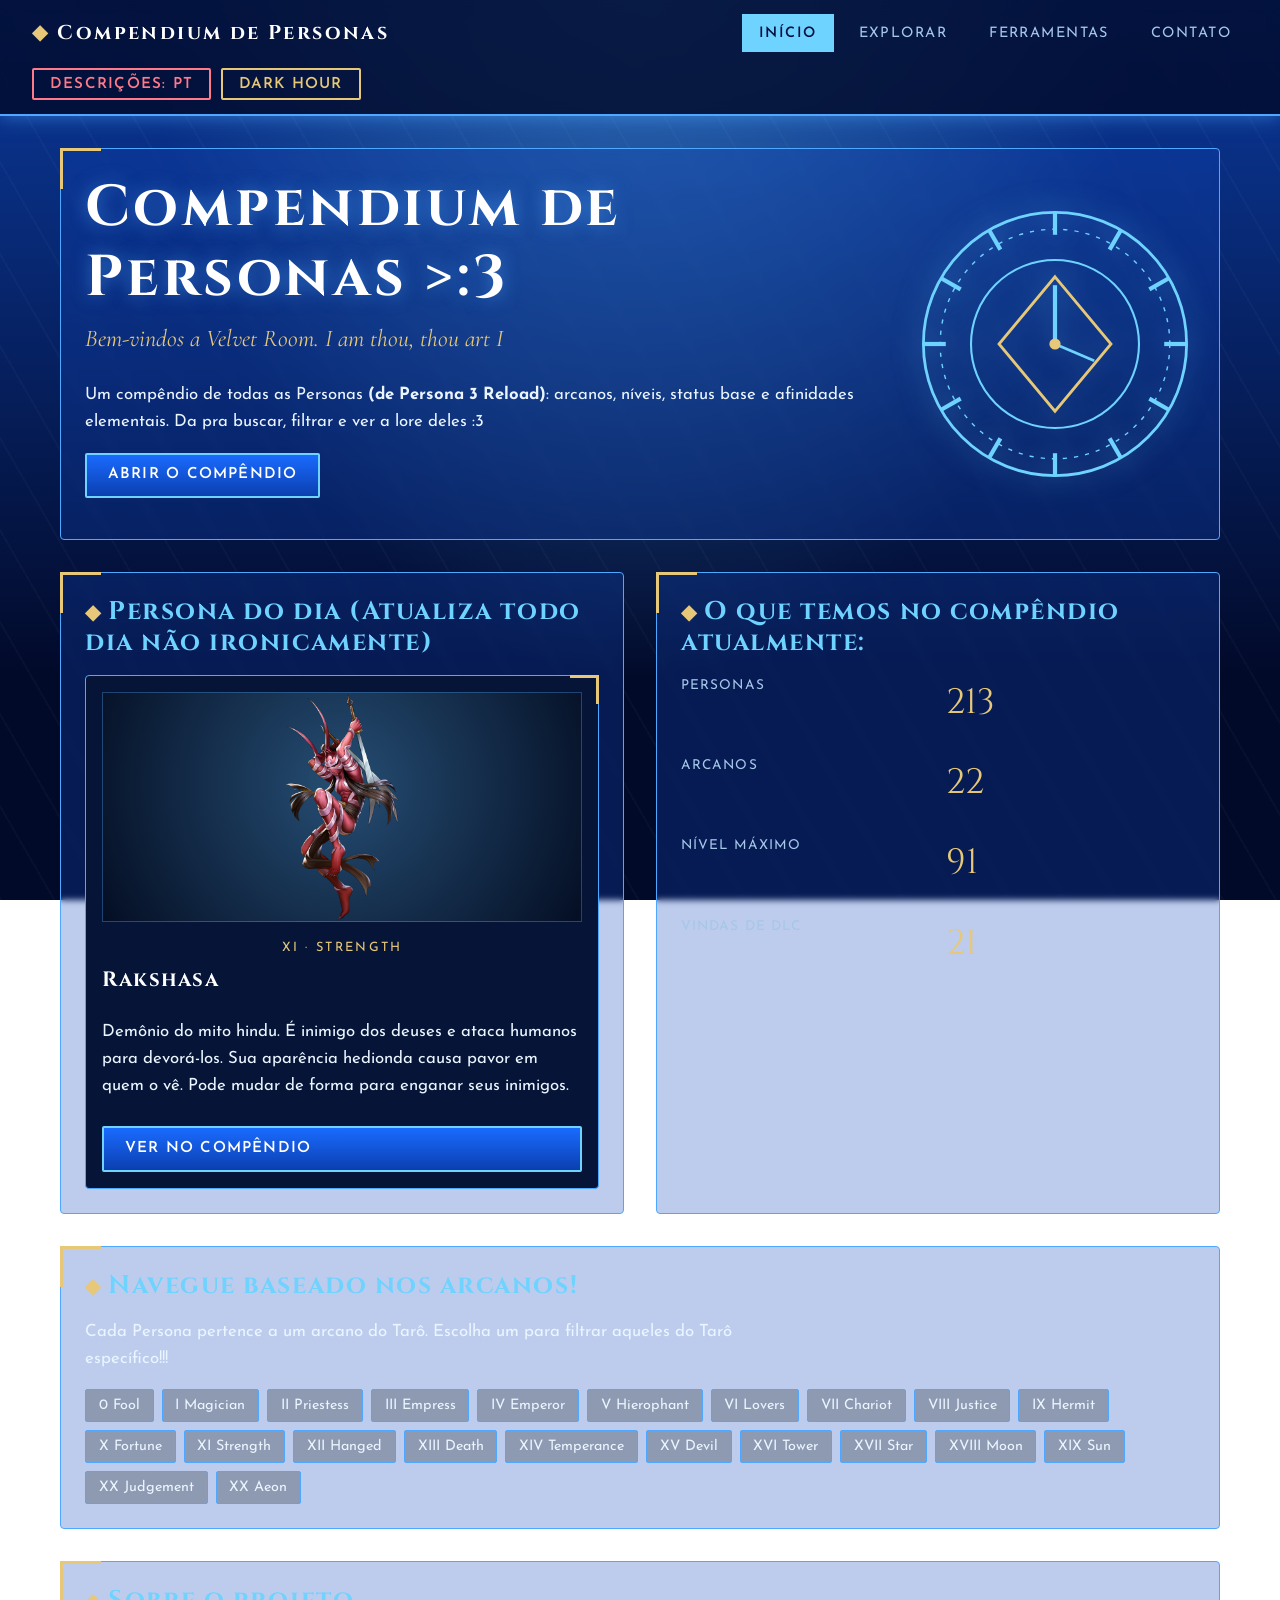
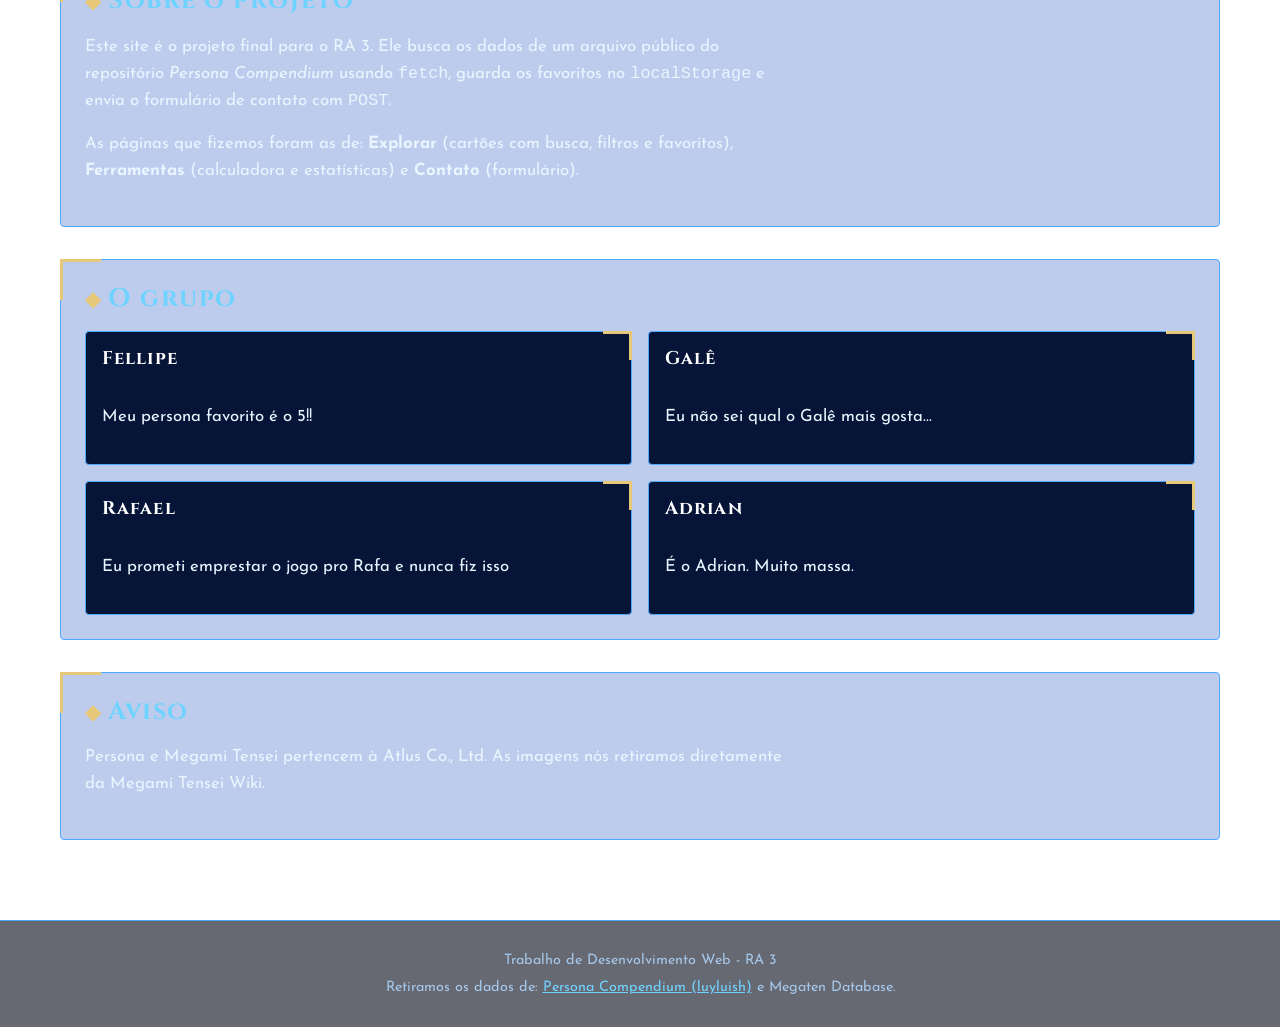
<file: index.html>
<!-- Oiee, é o Fellipe, então profe, o html foi genuinamente muita parte inteiramente feito tudo por nós do grupo
 mas eu tive algumas ideias como o relógio (tentei fazer parecido com um relógio(não parece)) que eu não fazia IDEIA
 de como fazia mas eu queria colocar ali porque faz parte de uma estética importante do joguinho que a gente se baseou
 então essas coisas a gente pediu ajuda pro... pro dito... pro cujo, mas eu pelo menos parei pra entender o que estava acontecendo!!!
 É isso, obrigado profe! -->

<!DOCTYPE html>
<html lang="pt-BR">
<head>
  <meta charset="UTF-8">
  <meta name="viewport" content="width=device-width, initial-scale=1.0">
  <meta name="description" content="Compêndio das Personas de Persona 3 Reload na estética da Velvet Room.">
  <title>Início - Compendium de Personas</title>
  <link rel="icon" href="data:image/svg+xml,%3Csvg xmlns='http://www.w3.org/2000/svg' viewBox='0 0 100 100'%3E%3Cpolygon points='50,5 90,50 50,95 10,50' fill='%234fa8ff'/%3E%3C/svg%3E">
  <link rel="preconnect" href="https://fonts.googleapis.com">
  <link rel="preconnect" href="https://fonts.gstatic.com" crossorigin>
  <link href="https://fonts.googleapis.com/css2?family=Cinzel:wght@500;700&family=Cormorant+Garamond:ital,wght@1,500&family=Josefin+Sans:wght@300;400;600&display=swap" rel="stylesheet">
  <link rel="stylesheet" href="style.css">
</head>
<body data-pagina="inicio">
  <a class="pular" href="#principal">Pular para o conteúdo</a>

  <header class="cabecalho">
    <a class="marca" href="index.html">Compendium de Personas</a>
    <nav aria-label="Menu principal">
      <ul class="menu">
        <li><a href="index.html" aria-current="page">Início</a></li>
        <li><a href="explorar.html">Explorar</a></li>
        <li><a href="ferramentas.html">Ferramentas</a></li>
        <li><a href="contato.html">Contato</a></li>
      </ul>
    </nav>
    <div class="cabecalho-acoes">
      <button class="botao botao-modo" id="botaoIdioma" type="button" aria-pressed="true" title="Alternar entre descrições em português e em inglês">Descrições: PT</button>
      <button class="botao botao-modo" id="botaoModo" type="button" aria-pressed="false">Dark Hour</button>
    </div>
  </header>

  <main class="conteudo" id="principal">
    <section class="painel heroi" aria-labelledby="titulo-heroi">
      <div class="heroi-texto">
        <h1 id="titulo-heroi">Compendium de Personas >:3</h1>
        <p class="frase">Bem-vindos a Velvet Room. I am thou, thou art I</p>
        <p>Um compêndio de todas as Personas <strong>(de Persona 3 Reload)</strong>: arcanos, níveis, status base e afinidades elementais. Da pra buscar, filtrar e ver a lore deles :3</p>
        <p><a class="botao" href="explorar.html">Abrir o compêndio</a></p>
      </div>
      <div class="heroi-arte">
        <svg class="relogio" viewBox="0 0 200 200" aria-hidden="true" focusable="false">
          <circle cx="100" cy="100" r="94" fill="none" stroke="currentColor" stroke-width="2"/>
          <circle cx="100" cy="100" r="82" fill="none" stroke="currentColor" stroke-width="1" stroke-dasharray="3 5"/>
          <circle cx="100" cy="100" r="60" fill="none" stroke="currentColor" stroke-width="1.5"/>
          <g stroke="currentColor" stroke-width="3">
            <line x1="100" y1="6" x2="100" y2="22"/><line x1="194" y1="100" x2="178" y2="100"/>
            <line x1="100" y1="194" x2="100" y2="178"/><line x1="6" y1="100" x2="22" y2="100"/>
            <line x1="147" y1="18.7" x2="139" y2="32.6"/><line x1="181.3" y1="53" x2="167.4" y2="61"/>
            <line x1="181.3" y1="147" x2="167.4" y2="139"/><line x1="147" y1="181.3" x2="139" y2="167.4"/>
            <line x1="53" y1="181.3" x2="61" y2="167.4"/><line x1="18.7" y1="147" x2="32.6" y2="139"/>
            <line x1="18.7" y1="53" x2="32.6" y2="61"/><line x1="53" y1="18.7" x2="61" y2="32.6"/>
          </g>
          <polygon points="100,52 140,100 100,148 60,100" fill="none" stroke="#e6c878" stroke-width="2"/>
          <line x1="100" y1="100" x2="100" y2="58" stroke="currentColor" stroke-width="3"/>
          <line x1="100" y1="100" x2="128" y2="112" stroke="currentColor" stroke-width="2"/>
          <circle cx="100" cy="100" r="4" fill="#e6c878"/>
        </svg>
      </div>
    </section>

    <div class="dividido">
      <section class="painel" aria-labelledby="titulo-persona-dia">
        <h2 id="titulo-persona-dia">Persona do dia (Atualiza todo dia não ironicamente)</h2>
        <p id="estadoInicio" class="estado" role="status">Carregando...</p>
        <article id="personaDoDia" class="cartao" hidden></article>
      </section>

      <section class="painel" aria-labelledby="titulo-numeros">
        <h2 id="titulo-numeros">O que temos no compêndio atualmente: </h2>
        <dl class="numeros" id="numeros">
          <dt>Personas</dt><dd>-</dd>
          <dt>Arcanos</dt><dd>-</dd>
          <dt>Nível máximo</dt><dd>-</dd>
          <dt>Vindas de DLC</dt><dd>-</dd>
        </dl>
      </section>
    </div>

    <section class="painel" aria-labelledby="titulo-arcanos">
      <h2 id="titulo-arcanos">Navegue baseado nos arcanos!</h2>
      <p>Cada Persona pertence a um arcano do Tarô. Escolha um para filtrar aqueles do Tarô específico!!!</p>
      <ul class="lista-etiquetas" id="listaArcanos"></ul>
    </section>

    <section class="painel" aria-labelledby="titulo-sobre">
      <h2 id="titulo-sobre">Sobre o projeto</h2>
      <p>Este site é o projeto final para o RA 3. Ele busca os dados de um arquivo público do repositório <em>Persona Compendium</em> usando <code>fetch</code>, guarda os favoritos no <code>localStorage</code> e envia o formulário de contato com <code>POST</code>.</p>
      <p>As páginas que fizemos foram as de: <strong>Explorar</strong> (cartões com busca, filtros e favoritos), <strong>Ferramentas</strong> (calculadora e estatísticas) e <strong>Contato</strong> (formulário).</p>
    </section>

    <section class="painel" aria-labelledby="titulo-grupo">
      <h2 id="titulo-grupo">O grupo</h2>
      <div class="grade-equipe">
        <article class="cartao"><h3>Fellipe</h3><p>Meu persona favorito é o 5!!</p></article>
        <article class="cartao"><h3>Galê</h3><p>Eu não sei qual o Galê mais gosta...</p></article>
        <article class="cartao"><h3>Rafael</h3><p>Eu prometi emprestar o jogo pro Rafa e nunca fiz isso</p></article>
        <article class="cartao"><h3>Adrian</h3><p>É o Adrian. Muito massa.</p></article>
      </div>
    </section>

    <aside class="painel">
      <h2>Aviso</h2>
      <p>Persona e Megami Tensei pertencem à Atlus Co., Ltd. As imagens nós retiramos diretamente da Megami Tensei Wiki.</p>
    </aside>
  </main>

  <footer class="rodape">
    <p>Trabalho de Desenvolvimento Web - RA 3</p>
    <p>Retiramos os dados de: <a href="https://github.com/luyluish/persona-compendium">Persona Compendium (luyluish)</a> e Megaten Database.</p>
  </footer>

  <script src="script.js" defer></script>
</body>
</html>
</file>
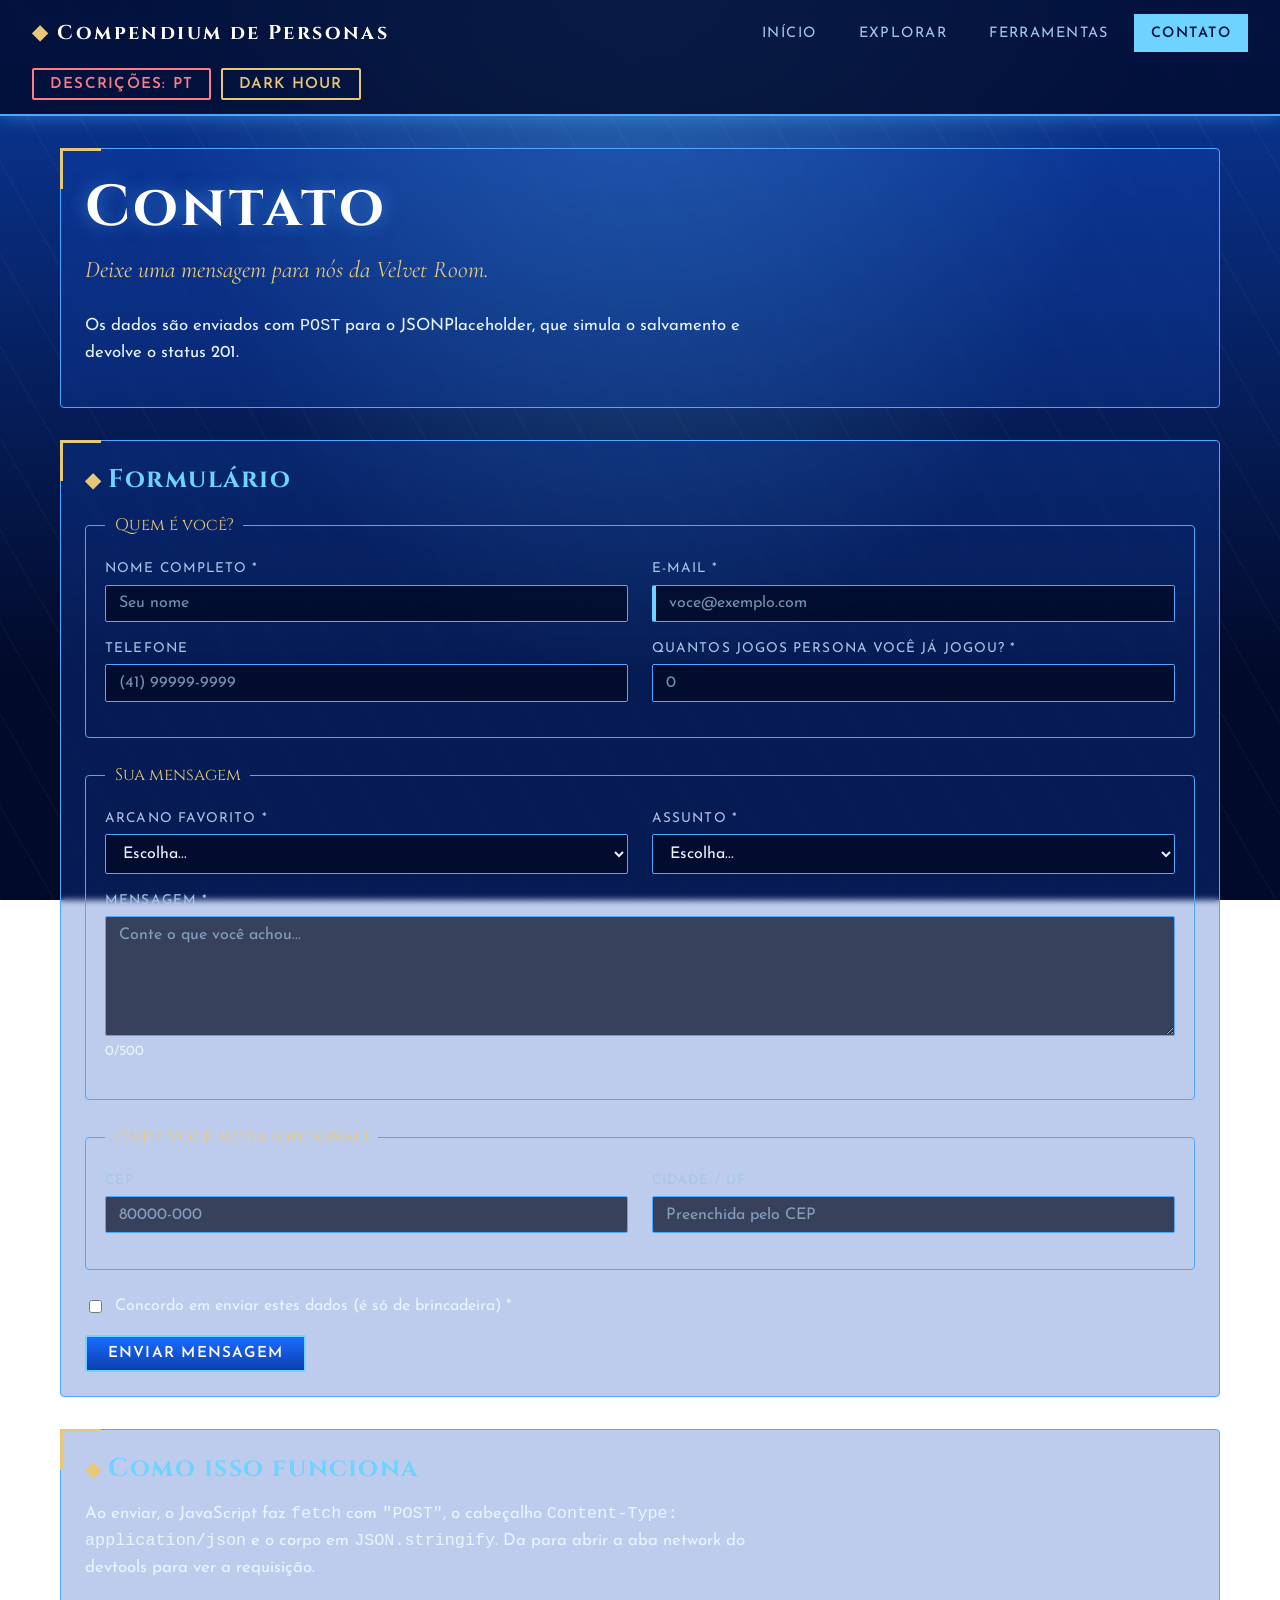
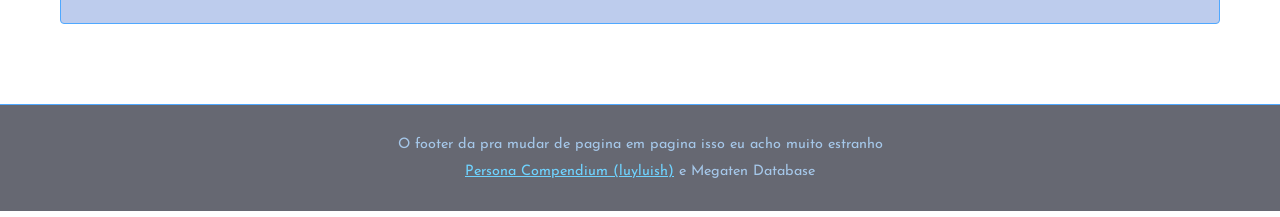
<file: contato.html>
<!DOCTYPE html>
<html lang="pt-BR">
<head>
  <meta charset="UTF-8">
  <meta name="viewport" content="width=device-width, initial-scale=1.0">
  <meta name="description" content="Formulário de contato enviado com POST.">
  <title>Contato - Compendium de Personas</title>
  <link rel="icon" href="data:image/svg+xml,%3Csvg xmlns='http://www.w3.org/2000/svg' viewBox='0 0 100 100'%3E%3Cpolygon points='50,5 90,50 50,95 10,50' fill='%234fa8ff'/%3E%3C/svg%3E">
  <link rel="preconnect" href="https://fonts.googleapis.com">
  <link rel="preconnect" href="https://fonts.gstatic.com" crossorigin>
  <link href="https://fonts.googleapis.com/css2?family=Cinzel:wght@500;700&family=Cormorant+Garamond:ital,wght@1,500&family=Josefin+Sans:wght@300;400;600&display=swap" rel="stylesheet">
  <link rel="stylesheet" href="style.css">
</head>
<body data-pagina="contato">
  <a class="pular" href="#principal">Pular para o conteúdo</a>

  <header class="cabecalho">
    <a class="marca" href="index.html">Compendium de Personas</a>
    <nav aria-label="Menu principal">
      <ul class="menu">
        <li><a href="index.html">Início</a></li>
        <li><a href="explorar.html">Explorar</a></li>
        <li><a href="ferramentas.html">Ferramentas</a></li>
        <li><a href="contato.html" aria-current="page">Contato</a></li>
      </ul>
    </nav>
    <div class="cabecalho-acoes">
      <button class="botao botao-modo" id="botaoIdioma" type="button" aria-pressed="true" title="Alternar entre descrições em português e em inglês">Descrições: PT</button>
      <button class="botao botao-modo" id="botaoModo" type="button" aria-pressed="false">Dark Hour</button>
    </div>
  </header>

  <main class="conteudo" id="principal">
    <section class="painel" aria-labelledby="titulo-contato">
      <h1 id="titulo-contato">Contato</h1>
      <p class="frase">Deixe uma mensagem para nós da Velvet Room.</p>
      <p>Os dados são enviados com <code>POST</code> para o JSONPlaceholder, que simula o salvamento e devolve o status 201.</p>
    </section>

    <section class="painel" aria-labelledby="titulo-form">
      <h2 id="titulo-form">Formulário</h2>
      <form id="formContato" novalidate>
        <fieldset>
          <legend>Quem é você?</legend>
          <div class="grade-formulario">
            <p class="campo">
              <label for="nome">Nome completo *</label>
              <input type="text" id="nome" name="nome" required minlength="3" maxlength="80" placeholder="Seu nome" autocomplete="name">
              <small class="mensagem-erro"></small>
            </p>
            <p class="campo">
              <label for="email">E-mail *</label>
              <input type="email" id="email" name="email" required placeholder="voce@exemplo.com" autocomplete="email">
              <small class="mensagem-erro"></small>
            </p>
            <p class="campo">
              <label for="telefone">Telefone</label>
              <input type="tel" id="telefone" name="telefone" pattern="[0-9 ()+\-]{8,20}" placeholder="(41) 99999-9999" autocomplete="tel">
              <small class="mensagem-erro"></small>
            </p>
            <p class="campo">
              <label for="jogos">Quantos jogos Persona você já jogou? *</label>
              <input type="number" id="jogos" name="jogos" required min="0" max="20" placeholder="0">
              <small class="mensagem-erro"></small>
            </p>
          </div>
        </fieldset>

        <fieldset>
          <legend>Sua mensagem</legend>
          <div class="grade-formulario">
            <p class="campo">
              <label for="arcanoFavorito">Arcano favorito *</label>
              <select id="arcanoFavorito" name="arcanoFavorito" required>
                <option value="">Escolha...</option>
              </select>
              <small class="mensagem-erro"></small>
            </p>
            <p class="campo">
              <label for="assunto">Assunto *</label>
              <select id="assunto" name="assunto" required>
                <option value="">Escolha...</option>
                <option value="Sugestão">Sugestão</option>
                <option value="Dúvida">Dúvida</option>
                <option value="Erro no site">Erro no site</option>
                <option value="Elogio">Elogio</option>
              </select>
              <small class="mensagem-erro"></small>
            </p>
            <p class="campo largo">
              <label for="mensagem">Mensagem *</label>
              <textarea id="mensagem" name="mensagem" required minlength="10" maxlength="500" placeholder="Conte o que você achou..."></textarea>
              <small class="mensagem-erro"></small>
              <small id="contadorMensagem">0/500</small>
            </p>
          </div>
        </fieldset>

        <fieldset>
          <legend>Onde você mora (opcional)</legend>
          <div class="grade-formulario">
            <p class="campo">
              <label for="cep">CEP</label>
              <input type="text" id="cep" name="cep" inputmode="numeric" maxlength="9" placeholder="80000-000">
              <small class="mensagem-erro"></small>
            </p>
            <p class="campo">
              <label for="cidade">Cidade / UF</label>
              <input type="text" id="cidade" name="cidade" placeholder="Preenchida pelo CEP">
              <small class="mensagem-erro"></small>
            </p>
          </div>
        </fieldset>

        <p class="campo campo-marcar">
          <input type="checkbox" id="aceite" name="aceite" required>
          <label for="aceite">Concordo em enviar estes dados (é só de brincadeira) *</label>
          <small class="mensagem-erro"></small>
        </p>

        <button class="botao" id="botaoEnviar" type="submit">Enviar mensagem</button>
      </form>
    </section>

    <section class="painel resposta-envio" id="respostaEnvio" aria-labelledby="titulo-resposta" aria-live="polite" hidden>
      <h2 id="titulo-resposta">Mensagem recebida</h2>
      <p id="textoConfirmacao"></p>
      <p><strong>Status devolvido:</strong> <span id="statusEnvio"></span></p>
      <pre id="jsonEnvio"></pre>
    </section>

    <aside class="painel">
      <h2>Como isso funciona</h2>
      <p>Ao enviar, o JavaScript faz <code>fetch</code> com <code>"POST"</code>, o cabeçalho <code>Content-Type: application/json</code> e o corpo em <code>JSON.stringify</code>. Da para abrir a aba network do devtools para ver a requisição.</p>
    </aside>
  </main>

  <footer class="rodape">
    <p>O footer da pra mudar de pagina em pagina isso eu acho muito estranho</p>
    <p><a href="https://github.com/luyluish/persona-compendium">Persona Compendium (luyluish)</a> e Megaten Database</p>
  </footer>

  <script src="script.js" defer></script>
</body>
</html>
</file>
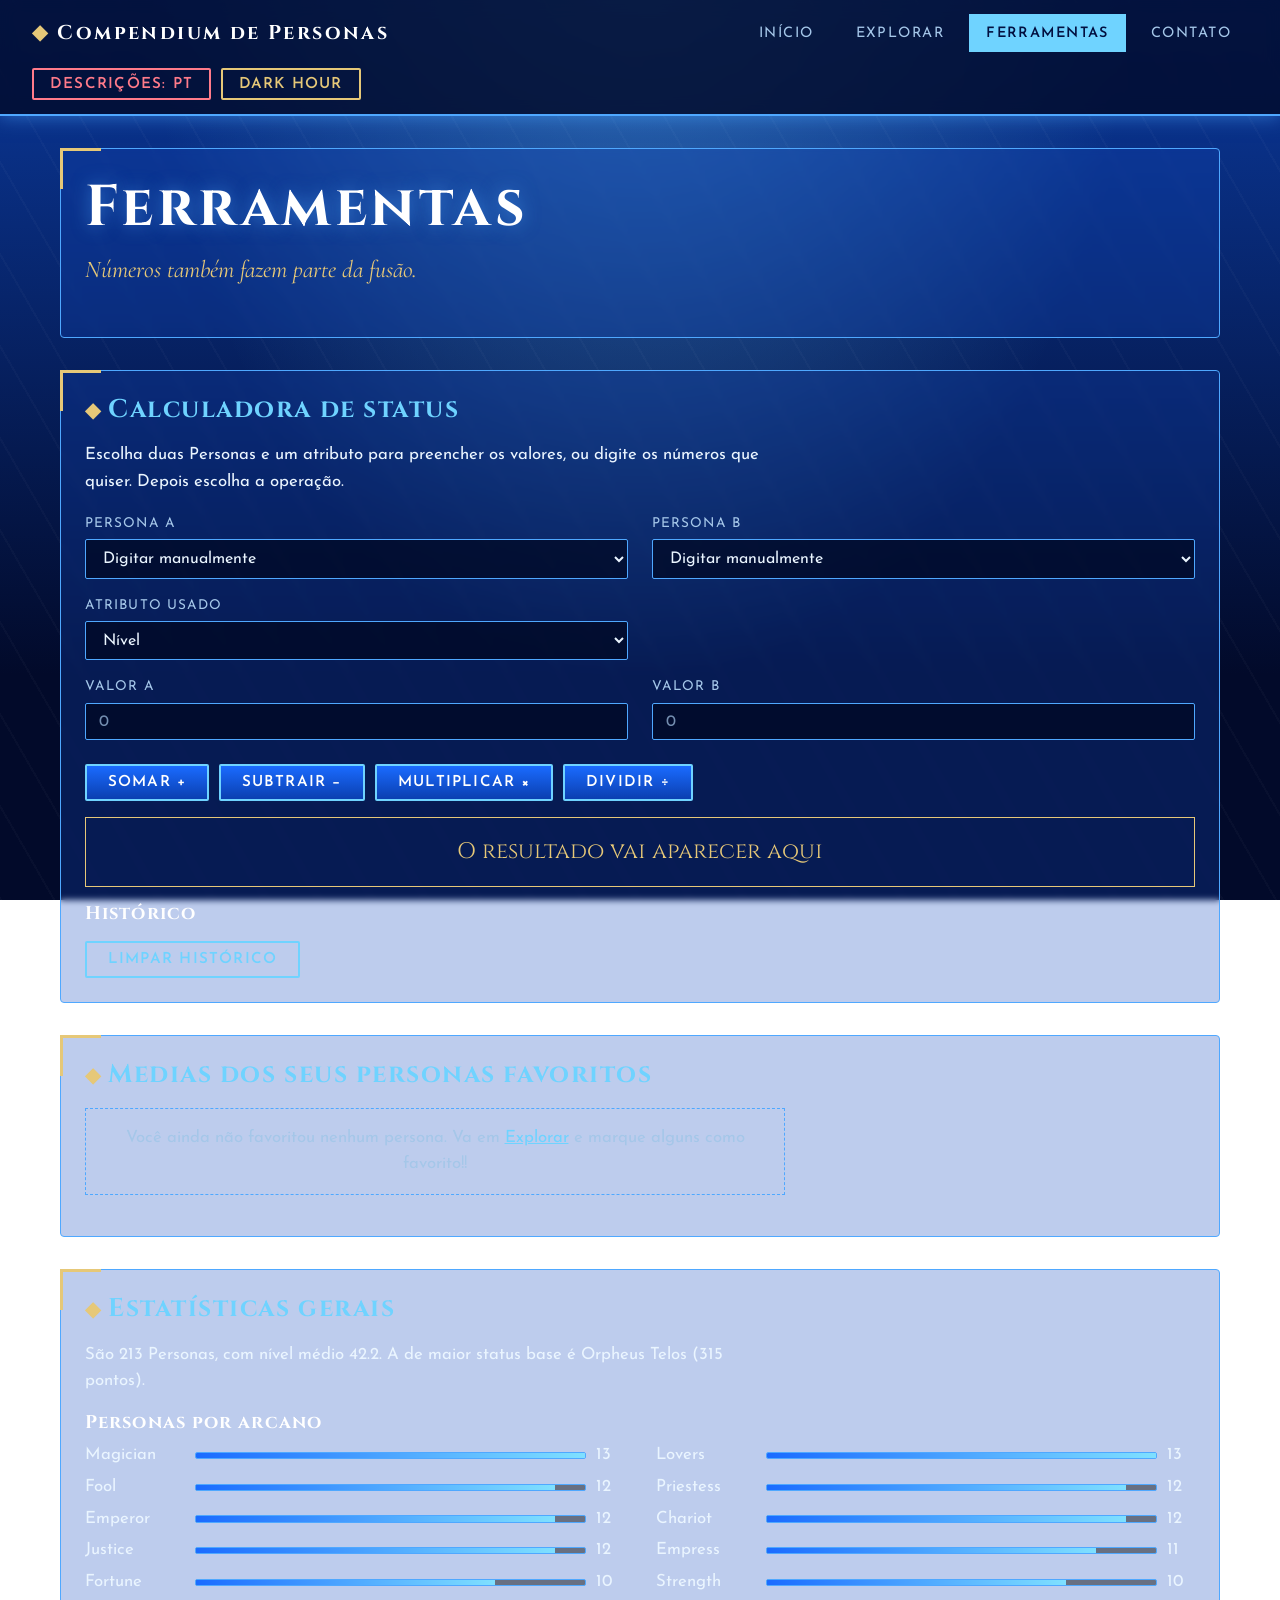
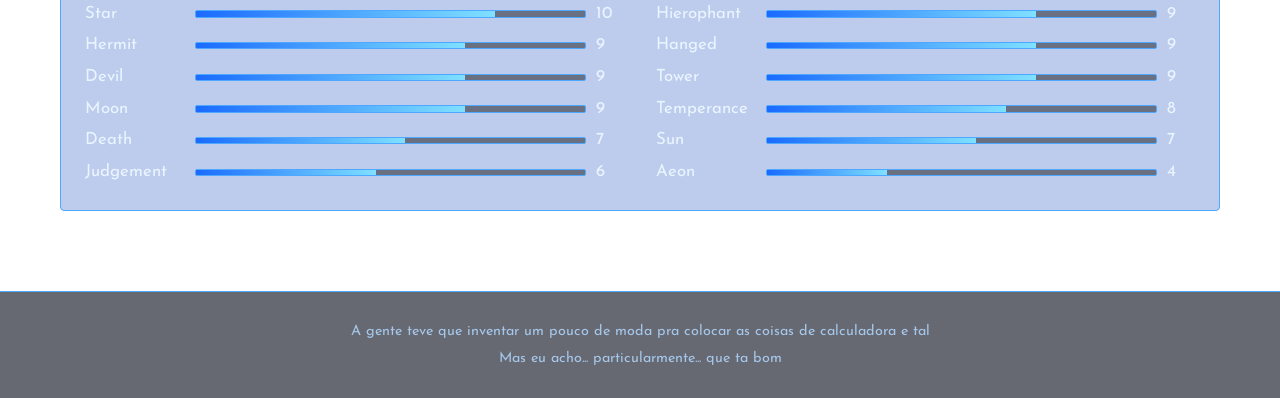
<file: ferramentas.html>
<!DOCTYPE html>
<html lang="pt-BR">
<head>
  <meta charset="UTF-8">
  <meta name="viewport" content="width=device-width, initial-scale=1.0">
  <meta name="description" content="Calculadora e estatísticas das Personas favoritas.">
  <title>Ferramentas - Compendium de Personas</title>
  <link rel="icon" href="data:image/svg+xml,%3Csvg xmlns='http://www.w3.org/2000/svg' viewBox='0 0 100 100'%3E%3Cpolygon points='50,5 90,50 50,95 10,50' fill='%234fa8ff'/%3E%3C/svg%3E">
  <link rel="preconnect" href="https://fonts.googleapis.com">
  <link rel="preconnect" href="https://fonts.gstatic.com" crossorigin>
  <link href="https://fonts.googleapis.com/css2?family=Cinzel:wght@500;700&family=Cormorant+Garamond:ital,wght@1,500&family=Josefin+Sans:wght@300;400;600&display=swap" rel="stylesheet">
  <link rel="stylesheet" href="style.css">
</head>
<body data-pagina="ferramentas">
  <a class="pular" href="#principal">Pular para o conteúdo</a>

  <header class="cabecalho">
    <a class="marca" href="index.html">Compendium de Personas</a>
    <nav aria-label="Menu principal">
      <ul class="menu">
        <li><a href="index.html">Início</a></li>
        <li><a href="explorar.html">Explorar</a></li>
        <li><a href="ferramentas.html" aria-current="page">Ferramentas</a></li>
        <li><a href="contato.html">Contato</a></li>
      </ul>
    </nav>
    <div class="cabecalho-acoes">
      <button class="botao botao-modo" id="botaoIdioma" type="button" aria-pressed="true" title="Alternar entre descrições em português e em inglês">Descrições: PT</button>
      <button class="botao botao-modo" id="botaoModo" type="button" aria-pressed="false">Dark Hour</button>
    </div>
  </header>

  <main class="conteudo" id="principal">
    <section class="painel" aria-labelledby="titulo-ferramentas">
      <h1 id="titulo-ferramentas">Ferramentas</h1>
      <p class="frase">Números também fazem parte da fusão.</p>
      <p id="estadoFerramentas" class="estado" role="status">Carregando...</p>
    </section>

    <section class="painel" aria-labelledby="titulo-calc">
      <h2 id="titulo-calc">Calculadora de status</h2>
      <p>Escolha duas Personas e um atributo para preencher os valores, ou digite os números que quiser. Depois escolha a operação.</p>
      <form id="formCalculadora" novalidate>
        <div class="calculadora">
          <p class="campo">
            <label for="personaA">Persona A</label>
            <select id="personaA"><option value="">Digitar manualmente</option></select>
          </p>
          <p class="campo">
            <label for="personaB">Persona B</label>
            <select id="personaB"><option value="">Digitar manualmente</option></select>
          </p>
          <p class="campo">
            <label for="atributoCalc">Atributo usado</label>
            <select id="atributoCalc">
              <option value="level">Nível</option>
              <option value="strength">Força</option>
              <option value="magic">Magia</option>
              <option value="endurance">Vitalidade</option>
              <option value="agility">Agilidade</option>
              <option value="luck">Sorte</option>
            </select>
          </p>
          <p class="campo"></p>
          <p class="campo">
            <label for="numeroA">Valor A</label>
            <input type="number" id="numeroA" step="any" placeholder="0">
          </p>
          <p class="campo">
            <label for="numeroB">Valor B</label>
            <input type="number" id="numeroB" step="any" placeholder="0">
          </p>
        </div>
        <div class="operacoes">
          <button class="botao" type="button" data-operacao="somar">Somar +</button>
          <button class="botao" type="button" data-operacao="subtrair">Subtrair −</button>
          <button class="botao" type="button" data-operacao="multiplicar">Multiplicar ×</button>
          <button class="botao" type="button" data-operacao="dividir">Dividir ÷</button>
        </div>
        <output class="resultado" id="resultado" for="numeroA numeroB" aria-live="polite">O resultado vai aparecer aqui</output>
      </form>
      <h3>Histórico</h3>
      <ol class="historico" id="historico"></ol>
      <button class="botao botao-secundario" id="limparHistorico" type="button">Limpar histórico</button>
    </section>

    <section class="painel" aria-labelledby="titulo-favoritos">
      <h2 id="titulo-favoritos">Medias dos seus personas favoritos</h2>
      <p id="semFavoritos" class="estado" hidden>Você ainda não favoritou nenhum persona. Va em <a href="explorar.html">Explorar</a> e marque alguns como favorito!!</p>
      <div id="areaFavoritos">
        <p class="campo">
          <label for="nivelMinimo">Considerar só favoritos com nível a partir de</label>
          <input type="number" id="nivelMinimo" min="1" max="99" value="1">
        </p>
        <div class="tabela-rolavel">
          <table>
            <caption>Média dos atributos (favoritos que passam no filtro)</caption>
            <thead><tr><th scope="col">Atributo</th><th scope="col">Média</th></tr></thead>
            <tbody id="tabelaMedias"></tbody>
          </table>
        </div>
        <h3>Favoritos considerados</h3>
        <ul id="listaFavoritosFiltrados"></ul>
      </div>
    </section>

    <section class="painel" aria-labelledby="titulo-geral">
      <h2 id="titulo-geral">Estatísticas gerais</h2>
      <p id="resumoGeral"></p>
      <h3>Personas por arcano</h3>
      <ul class="barras-arcano" id="barrasArcano"></ul>
    </section>
  </main>

  <footer class="rodape">
    <p>A gente teve que inventar um pouco de moda pra colocar as coisas de calculadora e tal</p>
    <p>Mas eu acho... particularmente... que ta bom</p>
  </footer>

  <script src="script.js" defer></script>
</body>
</html>
</file>
<file: style.css>
/*
Oie profe, Fellipe de novo, mesma coisa que o comentário do JavaScript, mas dessa vez foi só pra fazer algumas coisas
mais chiques mesmo, porque eu acho que particularmente o css é mais "simples" de fazer, mas algumas coisas que a gente
achou que seria legal como transparencias ou coisas assim, a gente tentou fazer e deu TUDO errado, então pesquisamos como que 
poderiamos fazer e adaptamos aqui também!!
*/
body {
  --fundo-claro: #0b3a9e;
  --fundo-escuro: #020a2a;
  --painel: rgba(18, 74, 190, 0.28);
  --painel-forte: hsl(222, 80%, 12%);
  --borda: #4fa8ff;
  --texto: #eaf5ff;
  --texto-suave: hsl(210, 60%, 78%);
  --destaque: #6fd3ff;
  --ouro: #e6c878;
  --perigo: #ff7b8a;
  --brilho: 0 0 18px rgba(79, 168, 255, 0.55);

  margin: 0;
  min-height: 100vh;
  font-family: "Josefin Sans", "Segoe UI", Arial, sans-serif;
  font-size: 1.05rem;
  font-weight: 400;
  line-height: 1.6;
  color: var(--texto);
  text-align: left;
  background:
    radial-gradient(ellipse at 50% -10%, rgba(111, 211, 255, 0.35), transparent 55%),
    repeating-linear-gradient(60deg, rgba(255, 255, 255, 0.025) 0 2px, transparent 2px 46px),
    linear-gradient(180deg, var(--fundo-claro), var(--fundo-escuro) 75%);
  background-attachment: fixed;
}

body.escuro {
  --fundo-claro: #05102e;
  --fundo-escuro: #000208;
  --painel: rgba(8, 24, 70, 0.55);
  --painel-forte: hsl(228, 70%, 5%);
  --borda: #2f8fd6;
  --texto: #d2e8f5;
  --texto-suave: hsl(200, 35%, 62%);
  --destaque: #5ce1ff;
  --ouro: #c9b27a;
  --brilho: 0 0 22px rgba(92, 225, 255, 0.45);
}

* {
  box-sizing: border-box;
}

h1,
h2,
h3 {
  font-family: "Cinzel", Georgia, serif;
  font-weight: 700;
  letter-spacing: 0.06em;
  line-height: 1.2;
  color: white;
}

h1 {
  font-size: clamp(2rem, 6vw, 3.6rem);
  margin: 0 0 0.5rem;
  text-shadow: var(--brilho);
}

h2 {
  font-size: 1.6rem;
  margin: 0 0 1rem;
  color: var(--destaque);
}

h2::before {
  content: "◆ ";
  color: var(--ouro);
  font-size: 0.8em;
}

h3 {
  font-size: 1.15rem;
  margin: 0 0 0.5rem;
}

a {
  color: var(--destaque);
}

a:hover {
  color: white;
}

::selection {
  background: var(--destaque);
  color: #021040;
}

.so-leitor {
  position: absolute;
  width: 1px;
  height: 1px;
  overflow: hidden;
  clip: rect(0 0 0 0);
  white-space: nowrap;
}

.pular {
  position: absolute;
  left: 1rem;
  top: -4rem;
  padding: 0.5rem 1rem;
  background: var(--ouro);
  color: #021040;
  z-index: 50;
}

.pular:focus {
  top: 1rem;
}

.cabecalho {
  display: flex;
  justify-content: space-between;
  align-items: center;
  flex-wrap: wrap;
  gap: 1rem;
  padding: 0.9rem 2rem;
  position: sticky;
  top: 0;
  z-index: 10;
  background: rgba(2, 10, 42, 0.82);
  backdrop-filter: blur(8px);
  border-bottom: 2px solid var(--borda);
  box-shadow: var(--brilho);
}

.cabecalho-acoes {
  display: flex;
  flex-wrap: wrap;
  justify-content: center;
  align-items: center;
  gap: 0.6rem;
}

.marca {
  font-family: "Cinzel", Georgia, serif;
  font-weight: 700;
  font-size: 1.25rem;
  letter-spacing: 0.12em;
  text-decoration: none;
  color: white;
}

.marca::before {
  content: "◆";
  margin-right: 0.5rem;
  color: var(--ouro);
}

.menu {
  display: flex;
  justify-content: center;
  align-items: center;
  flex-wrap: wrap;
  gap: 0.5rem;
  list-style: none;
  margin: 0;
  padding: 0;
}

.menu > li > a {
  display: block;
  padding: 0.4rem 1rem;
  border: 1px solid transparent;
  text-decoration: none;
  text-transform: uppercase;
  letter-spacing: 0.1em;
  font-size: 0.9rem;
  color: var(--texto-suave);
  transition: all 0.2s;
}

.menu > li > a:hover,
.menu > li > a:focus {
  color: white;
  border-color: var(--borda);
  box-shadow: var(--brilho);
  outline: none;
}

.menu a[aria-current="page"] {
  color: #021040;
  background: var(--destaque);
  border-color: var(--destaque);
  font-weight: 600;
}

.conteudo {
  width: 100%;
  max-width: 1200px;
  margin: 0 auto;
  padding: 2rem 1.25rem 3rem;
}

.painel {
  position: relative;
  margin: 0 0 2rem;
  padding: 1.5rem;
  border: 1px solid var(--borda);
  border-radius: 4px;
  background: var(--painel);
  backdrop-filter: blur(3px);
}

.painel::before {
  content: "";
  position: absolute;
  top: -1px;
  left: -1px;
  width: 38px;
  height: 38px;
  border-top: 3px solid var(--ouro);
  border-left: 3px solid var(--ouro);
}

.painel > p {
  max-width: 70ch;
}

h2 ~ p {
  color: var(--texto);
}

.frase {
  font-family: "Cormorant Garamond", Georgia, serif;
  font-style: italic;
  font-size: 1.5rem;
  color: var(--ouro);
  margin: 0 0 1.5rem;
}

.rodape {
  padding: 1.5rem 2rem;
  text-align: center;
  font-size: 0.9rem;
  color: var(--texto-suave);
  border-top: 1px solid var(--borda);
  background: rgba(0, 4, 20, 0.6);
}

.rodape p {
  margin: 0.25rem 0;
}

.botao {
  display: inline-block;
  padding: 0.55rem 1.3rem;
  border: 2px solid var(--destaque);
  border-radius: 2px;
  background: linear-gradient(180deg, #1a6bff, #0b3fb0);
  color: white;
  font-family: inherit;
  font-size: 0.95rem;
  font-weight: 600;
  letter-spacing: 0.08em;
  text-transform: uppercase;
  text-decoration: none;
  cursor: pointer;
  transition: transform 0.15s, box-shadow 0.15s;
}

.botao:hover {
  transform: translateY(-2px);
  box-shadow: var(--brilho);
  color: white;
}

.botao:focus-visible,
input:focus,
select:focus,
textarea:focus {
  outline: 3px solid var(--ouro);
  outline-offset: 2px;
}

.botao:disabled {
  opacity: 0.55;
  cursor: wait;
}

.botao-secundario {
  background: transparent;
  color: var(--destaque);
}

.botao-favorito {
  padding: 0.4rem 0.8rem;
  background: transparent;
  color: var(--ouro);
  border-color: var(--ouro);
}

.botao-favorito.marcado {
  background: var(--ouro);
  color: #021040;
}

.botao-modo.sem-traducao {
  border-color: var(--perigo);
  color: var(--perigo);
}

.botao-modo {
  padding: 0.4rem 1rem;
  background: transparent;
  color: var(--ouro);
  border-color: var(--ouro);
}

.heroi {
  display: flex;
  align-items: center;
  justify-content: space-between;
  flex-wrap: wrap;
  gap: 2rem;
  min-height: 340px;
}

.heroi-texto {
  flex: 1 1 340px;
}

.heroi-arte {
  flex: 0 1 280px;
  display: flex;
  justify-content: center;
}

.relogio {
  width: 100%;
  max-width: 280px;
  color: var(--destaque);
  filter: drop-shadow(0 0 14px rgba(111, 211, 255, 0.6));
  animation: girar 90s linear infinite;
}

@keyframes girar {
  to {
    transform: rotate(360deg);
  }
}

.dividido {
  display: flex;
  flex-wrap: wrap;
  gap: 2rem;
}

.dividido > * {
  flex: 1 1 320px;
}

.numeros {
  display: grid;
  grid-template-columns: repeat(2, 1fr);
  gap: 1rem;
  margin: 0;
}

.numeros dt {
  font-size: 0.85rem;
  text-transform: uppercase;
  letter-spacing: 0.08em;
  color: var(--texto-suave);
}

.numeros dd {
  margin: 0 0 0.5rem;
  font-family: "Cinzel", Georgia, serif;
  font-size: 2.2rem;
  color: var(--ouro);
}

.lista-etiquetas {
  display: flex;
  flex-wrap: wrap;
  gap: 0.5rem;
  list-style: none;
  margin: 0;
  padding: 0;
}

.etiqueta {
  display: inline-block;
  padding: 0.25rem 0.8rem;
  border: 1px solid var(--borda);
  border-radius: 2px;
  text-decoration: none;
  font-size: 0.9rem;
  color: var(--texto);
  background: rgba(0, 0, 0, 0.25);
}

.etiqueta:hover {
  background: var(--destaque);
  color: #021040;
}

.grade-equipe {
  display: grid;
  grid-template-columns: repeat(2, 1fr);
  gap: 1rem;
}

.grade {
  display: grid;
  grid-template-columns: repeat(3, 1fr);
  gap: 1.5rem;
}

.cartao {
  position: relative;
  display: flex;
  flex-direction: column;
  gap: 0.6rem;
  padding: 1rem;
  border: 1px solid var(--borda);
  border-radius: 4px;
  background: var(--painel-forte);
  transition: transform 0.2s, box-shadow 0.2s;
}

.cartao:hover {
  transform: translateY(-5px);
  box-shadow: var(--brilho);
}

.cartao::before {
  content: "";
  position: absolute;
  top: -1px;
  right: -1px;
  width: 26px;
  height: 26px;
  border-top: 3px solid var(--ouro);
  border-right: 3px solid var(--ouro);
}

.cartao-figura {
  margin: 0;
  text-align: center;
}

.cartao-figura img {
  width: 100%;
  height: 230px;
  object-fit: contain;
  border: 1px solid rgba(79, 168, 255, 0.35);
  background: radial-gradient(circle at 50% 40%, rgba(111, 211, 255, 0.3), rgba(0, 0, 0, 0.35));
}

.cartao-figura figcaption,
.cartao-arcano {
  margin-top: 0.4rem;
  font-size: 0.8rem;
  letter-spacing: 0.18em;
  text-transform: uppercase;
  color: var(--ouro);
}

.cartao-nome {
  margin: 0;
  font-size: 1.3rem;
}

.cartao-dados {
  margin: 0;
  padding: 0;
  list-style: none;
  font-size: 0.95rem;
  color: var(--texto-suave);
}

.cartao-dados strong {
  color: var(--texto);
}

.cartao-acoes {
  display: flex;
  flex-wrap: wrap;
  gap: 0.5rem;
  margin-top: auto;
  padding-top: 0.5rem;
}

.filtros {
  display: flex;
  flex-wrap: wrap;
  align-items: flex-end;
  gap: 1rem;
}

.campo {
  display: flex;
  flex-direction: column;
  gap: 0.3rem;
  margin: 0 0 1rem;
}

.filtros .campo {
  flex: 1 1 180px;
  margin: 0;
}

.campo > label {
  font-size: 0.85rem;
  letter-spacing: 0.08em;
  text-transform: uppercase;
  color: var(--texto-suave);
}

input, select, textarea {
  width: 100%;
  padding: 0.6rem 0.8rem;
  border: 1px solid var(--borda);
  border-radius: 2px;
  background: rgba(0, 6, 30, 0.7);
  color: var(--texto);
  font-family: inherit;
  font-size: 1rem;
}

textarea {
  resize: vertical;
  min-height: 120px;
}

input[type="email"] {
  border-left: 4px solid var(--destaque);
}

input[type="checkbox"] {
  width: auto;
  accent-color: var(--ouro);
}

input::placeholder,
textarea::placeholder {
  color: var(--texto-suave);
  opacity: 0.7;
}

input:hover,
select:hover,
textarea:hover {
  border-color: var(--destaque);
}

.campo-marcar {
  flex-direction: row;
  align-items: center;
  gap: 0.6rem;
}

.campo-marcar > label {
  text-transform: none;
  letter-spacing: 0;
  font-size: 1rem;
  color: var(--texto);
}

.mensagem-erro {
  display: none;
  color: var(--perigo);
  font-size: 0.85rem;
}

.erro {
  border-color: var(--perigo);
  background: rgba(120, 0, 20, 0.25);
}

.erro + .mensagem-erro {
  display: block;
}

.grade-formulario {
  display: grid;
  grid-template-columns: repeat(2, 1fr);
  column-gap: 1.5rem;
}

.grade-formulario .largo {
  grid-column: 1 / -1;
}

fieldset {
  margin: 0 0 1.5rem;
  padding: 1.2rem;
  border: 1px solid var(--borda);
  border-radius: 4px;
}

legend {
  padding: 0 0.6rem;
  font-family: "Cinzel", Georgia, serif;
  color: var(--ouro);
}

.estado {
  padding: 1rem;
  border: 1px dashed var(--borda);
  text-align: center;
  color: var(--texto-suave);
}

.estado.falha {
  border-color: var(--perigo);
  color: var(--perigo);
}

.contador {
  margin: 0 0 1rem;
  color: var(--texto-suave);
}

.centralizado {
  display: flex;
  justify-content: center;
  margin-top: 1.5rem;
}

.lista-status {
  margin: 0;
  padding: 0;
  list-style: none;
}

.lista-status li {
  display: grid;
  grid-template-columns: 110px 1fr 36px;
  align-items: center;
  gap: 0.75rem;
  margin-bottom: 0.4rem;
}

meter {
  width: 100%;
  height: 0.9rem;
}

meter::-webkit-meter-bar {
  background: rgba(0, 0, 0, 0.45);
  border: 1px solid var(--borda);
  border-radius: 2px;
}

meter::-webkit-meter-optimum-value,
meter::-webkit-meter-suboptimum-value,
meter::-webkit-meter-even-less-good-value {
  background: linear-gradient(90deg, #1a6bff, #7fe0ff);
}

meter::-moz-meter-bar {
  background: linear-gradient(90deg, #1a6bff, #7fe0ff);
}

.afinidades {
  display: grid;
  grid-template-columns: 110px 1fr;
  gap: 0.5rem 0.75rem;
  margin: 0;
}

.afinidades dt {
  color: var(--texto-suave);
  font-size: 0.9rem;
}

.afinidades dd {
  display: flex;
  flex-wrap: wrap;
  gap: 0.3rem;
  margin: 0;
}

.elemento {
  padding: 0.05rem 0.6rem;
  border: 1px solid var(--borda);
  border-radius: 2px;
  font-size: 0.85rem;
}

.elemento-fire { border-color: #ff7a5c; color: #ffb09c; }
.elemento-ice { border-color: #8be8ff; color: #c6f4ff; }
.elemento-electric { border-color: #ffe14d; color: #fff0a0; }
.elemento-wind { border-color: #7dffb0; color: #bdffd6; }
.elemento-light { border-color: #fff6c4; color: #fffbe3; }
.elemento-dark { border-color: #b07dff; color: #d6baff; }
.elemento-slash,
.elemento-strike,
.elemento-pierce { border-color: #c0c8d8; color: #dfe4ee; }

dialog {
  width: min(760px, 94vw);
  max-height: 90vh;
  padding: 1.5rem;
  border: 2px solid var(--borda);
  border-radius: 4px;
  background: var(--painel-forte);
  color: var(--texto);
  box-shadow: var(--brilho);
}

dialog::backdrop {
  background: rgba(0, 4, 24, 0.82);
  backdrop-filter: blur(4px);
}

.detalhes-topo {
  display: flex;
  flex-wrap: wrap;
  gap: 1.5rem;
  margin-bottom: 1rem;
}

.detalhes-topo figure {
  flex: 0 1 220px;
  margin: 0;
}

.detalhes-topo img {
  width: 100%;
  max-height: 260px;
  object-fit: contain;
  background: radial-gradient(circle, rgba(111, 211, 255, 0.3), rgba(0, 0, 0, 0.4));
}

.detalhes-texto {
  flex: 1 1 280px;
}

.tabela-rolavel {
  max-width: 100%;
  overflow-x: auto;
}

table {
  width: 100%;
  border-collapse: collapse;
}

caption {
  padding-bottom: 0.5rem;
  text-align: left;
  color: var(--texto-suave);
}

th,
td {
  padding: 0.5rem 0.75rem;
  border-bottom: 1px solid rgba(79, 168, 255, 0.3);
  text-align: left;
}

th {
  color: var(--ouro);
  font-weight: 600;
}

.calculadora {
  display: grid;
  grid-template-columns: repeat(2, 1fr);
  column-gap: 1.5rem;
}

.operacoes {
  display: flex;
  flex-wrap: wrap;
  gap: 0.6rem;
  margin: 0.5rem 0 1rem;
}

.resultado {
  display: block;
  margin: 1rem 0;
  padding: 1rem;
  border: 1px solid var(--ouro);
  font-family: "Cinzel", Georgia, serif;
  font-size: 1.4rem;
  color: var(--ouro);
  text-align: center;
}

.historico {
  padding-left: 1.4rem;
  color: var(--texto-suave);
}

.barras-arcano {
  display: grid;
  grid-template-columns: repeat(2, 1fr);
  gap: 0.3rem 2rem;
  margin: 0;
  padding: 0;
  list-style: none;
}

.barras-arcano li {
  display: grid;
  grid-template-columns: 100px 1fr 28px;
  align-items: center;
  gap: 0.6rem;
}

.resposta-envio {
  border-color: var(--ouro);
}

.resposta-envio pre {
  overflow-x: auto;
  padding: 1rem;
  background: rgba(0, 0, 0, 0.45);
  color: var(--destaque);
  font-size: 0.85rem;
}

body [hidden] {
  display: none;
}

@media (max-width: 900px) {
  .grade {
    grid-template-columns: repeat(2, 1fr);
  }

  .cabecalho {
    padding: 0.8rem 1rem;
  }
}

@media (max-width: 600px) {
  body {
    font-size: 1rem;
  }

  .grade,
  .grade-equipe,
  .grade-formulario,
  .calculadora,
  .barras-arcano {
    grid-template-columns: 1fr;
  }

  .cabecalho {
    justify-content: center;
  }

  .lista-status li {
    grid-template-columns: 90px 1fr 32px;
  }

  .afinidades {
    grid-template-columns: 1fr;
  }
}

@media (prefers-reduced-motion: reduce) {
  .relogio {
    animation: none;
  }

  .cartao,
  .botao {
    transition: none;
  }
}
</file>
